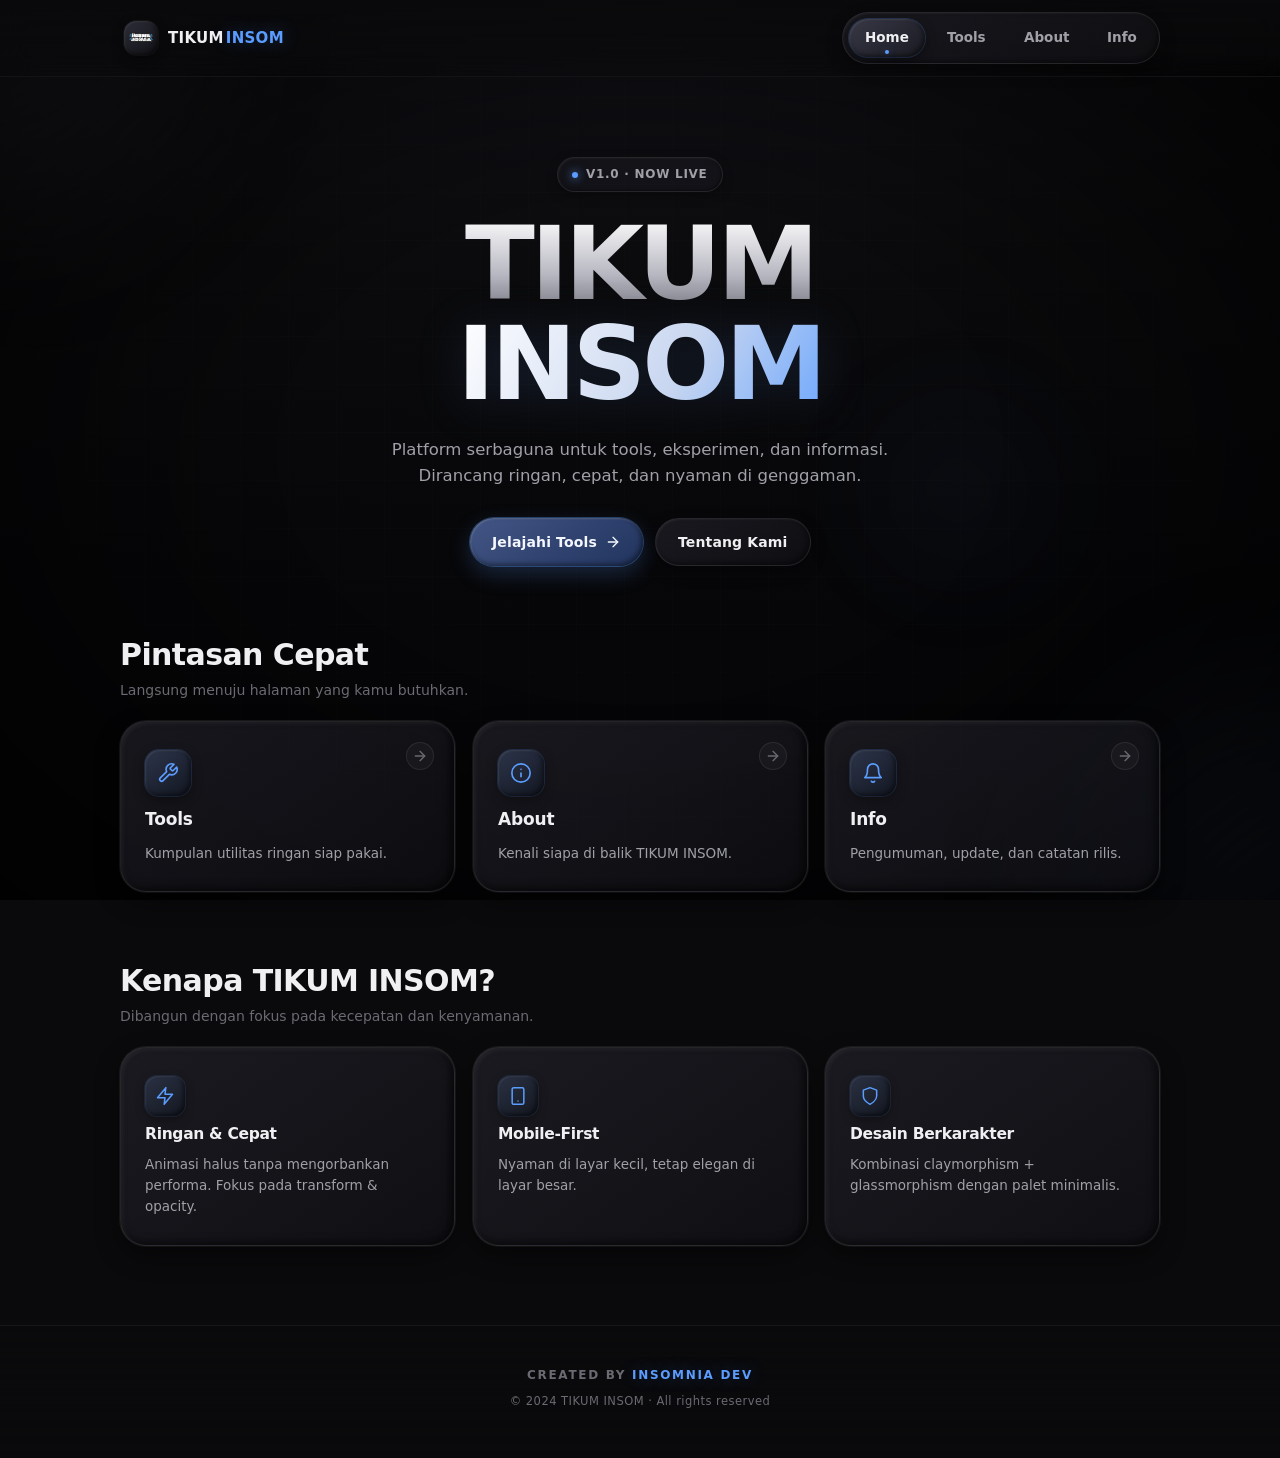
<file: index.html>
<!DOCTYPE html>
<html lang="id">
<head>
  <meta charset="UTF-8" />
  <meta name="viewport" content="width=device-width, initial-scale=1.0" />
  <meta name="theme-color" content="#0a0a0c" />
  <title>TIKUM INSOM</title>
  <meta http-equiv="refresh" content="0; url=home/" />
  <script>window.location.replace('home/');</script>
</head>
<body style="background:#0a0a0c;color:#f0f0f2;font-family:system-ui;display:grid;place-items:center;height:100vh;margin:0">
  <p>Mengalihkan... <a href="home/" style="color:#5b9dff">Klik jika tidak otomatis</a></p>
</body>
</html>
</file>
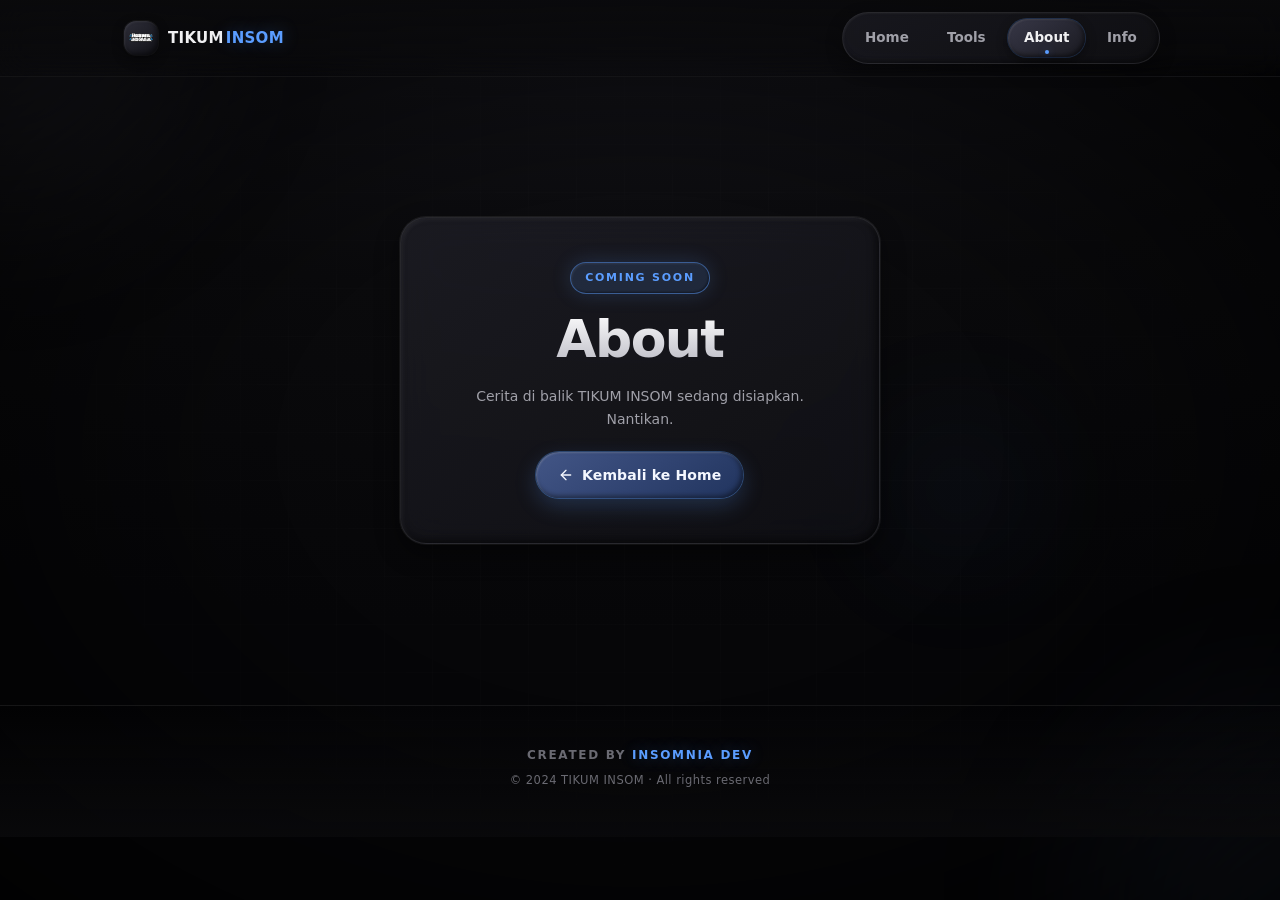
<file: about/index.html>
<!DOCTYPE html>
<html lang="id">
<head>
  <meta charset="UTF-8" />
  <meta name="viewport" content="width=device-width, initial-scale=1.0, viewport-fit=cover" />
  <meta name="theme-color" content="#0a0a0c" />
  <title>About · TIKUM INSOM</title>
  <link rel="preload" as="image" href="../assets/img/logo.png" />
  <link rel="stylesheet" href="../assets/css/style.css" />
</head>
<body class="page-soon">

  <div class="bg-canvas" aria-hidden="true">
    <div class="blob blob-1"></div>
    <div class="blob blob-2"></div>
    <div class="blob blob-3"></div>
    <div class="grid-overlay"></div>
    <div class="vignette"></div>
  </div>

  <header class="site-header">
    <div class="header-inner">
      <a href="../home/" class="brand" aria-label="TIKUM INSOM - Home">
        <span class="brand-mark">
          <img src="../assets/img/logo.png" alt="TIKUM INSOM" width="34" height="34" />
        </span>
        <span class="brand-text">TIKUM<span class="brand-accent">INSOM</span></span>
      </a>
      <nav class="desktop-nav" aria-label="Navigasi utama">
        <a href="../home/"  class="nav-pill">Home</a>
        <a href="../tools/" class="nav-pill">Tools</a>
        <a href="../about/" class="nav-pill is-active">About</a>
        <a href="../info/"  class="nav-pill">Info</a>
      </nav>
    </div>
  </header>

  <main class="page-main soon-main">
    <section class="soon-card clay-glass" data-anim="hero">
      <span class="soon-badge">COMING SOON</span>
      <h1 class="soon-title">About</h1>
      <p class="soon-desc">Cerita di balik TIKUM INSOM sedang disiapkan. Nantikan.</p>
      <a href="../home/" class="btn btn-primary">
        <svg class="btn-icon" viewBox="0 0 24 24" width="16" height="16" fill="none" stroke="currentColor" stroke-width="2" stroke-linecap="round" stroke-linejoin="round"><line x1="19" y1="12" x2="5" y2="12" /><polyline points="12 19 5 12 12 5" /></svg>
        <span>Kembali ke Home</span>
      </a>
    </section>
  </main>

  <footer class="site-footer">
    <p class="footer-credit">CREATED BY <span class="footer-accent">INSOMNIA DEV</span></p>
    <p class="footer-copy">© 2024 TIKUM INSOM · All rights reserved</p>
  </footer>

  <nav class="bottom-nav" aria-label="Navigasi bawah">
    <a href="../home/"  class="bottom-nav-item"><svg viewBox="0 0 24 24" width="20" height="20" fill="none" stroke="currentColor" stroke-width="1.8" stroke-linecap="round" stroke-linejoin="round"><path d="M3 9l9-7 9 7v11a2 2 0 0 1-2 2H5a2 2 0 0 1-2-2z"/><polyline points="9 22 9 12 15 12 15 22"/></svg><span>Home</span></a>
    <a href="../tools/" class="bottom-nav-item"><svg viewBox="0 0 24 24" width="20" height="20" fill="none" stroke="currentColor" stroke-width="1.8" stroke-linecap="round" stroke-linejoin="round"><path d="M14.7 6.3a1 1 0 0 0 0 1.4l1.6 1.6a1 1 0 0 0 1.4 0l3.77-3.77a6 6 0 0 1-7.94 7.94l-6.91 6.91a2.12 2.12 0 0 1-3-3l6.91-6.91a6 6 0 0 1 7.94-7.94l-3.76 3.76z"/></svg><span>Tools</span></a>
    <a href="../about/" class="bottom-nav-item is-active"><svg viewBox="0 0 24 24" width="20" height="20" fill="none" stroke="currentColor" stroke-width="1.8" stroke-linecap="round" stroke-linejoin="round"><circle cx="12" cy="12" r="10"/><line x1="12" y1="16" x2="12" y2="12"/><line x1="12" y1="8" x2="12.01" y2="8"/></svg><span>About</span></a>
    <a href="../info/"  class="bottom-nav-item"><svg viewBox="0 0 24 24" width="20" height="20" fill="none" stroke="currentColor" stroke-width="1.8" stroke-linecap="round" stroke-linejoin="round"><path d="M18 8A6 6 0 0 0 6 8c0 7-3 9-3 9h18s-3-2-3-9"/><path d="M13.73 21a2 2 0 0 1-3.46 0"/></svg><span>Info</span></a>
  </nav>

  <script src="../assets/js/main.js" defer></script>
</body>
</html>
</file>
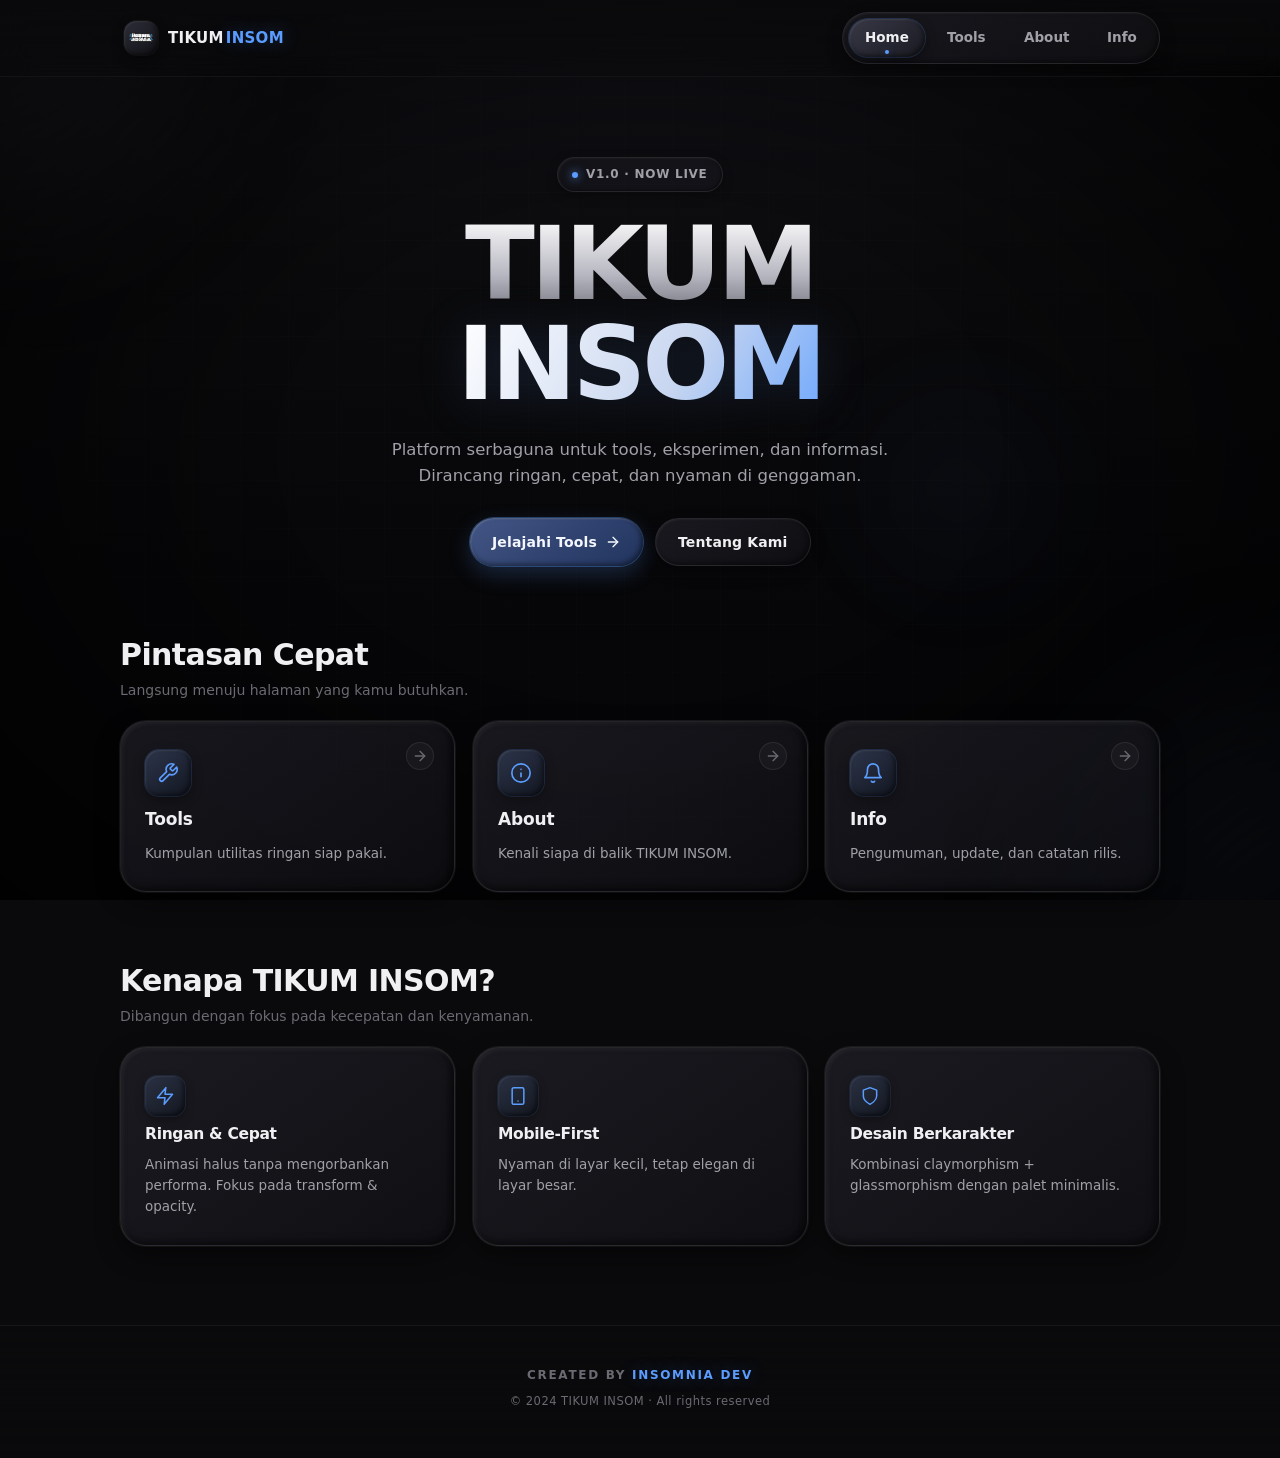
<file: home/index.html>
<!DOCTYPE html>
<html lang="id">
<head>
  <meta charset="UTF-8" />
  <meta name="viewport" content="width=device-width, initial-scale=1.0, viewport-fit=cover" />
  <meta name="theme-color" content="#0a0a0c" />
  <meta name="description" content="TIKUM INSOM — platform serbaguna untuk tools, eksperimen, dan informasi. Ringan, cepat, nyaman di genggaman." />
  <title>TIKUM INSOM</title>
  <link rel="preload" as="image" href="../assets/img/logo.png" />
  <link rel="stylesheet" href="../assets/css/style.css" />
</head>
<body class="page-home">

  <div class="bg-canvas" aria-hidden="true">
    <div class="blob blob-1"></div>
    <div class="blob blob-2"></div>
    <div class="blob blob-3"></div>
    <div class="grid-overlay"></div>
    <div class="vignette"></div>
  </div>

  <header class="site-header">
    <div class="header-inner">
      <a href="../home/" class="brand" aria-label="TIKUM INSOM - Home">
        <span class="brand-mark">
          <img src="../assets/img/logo.png" alt="TIKUM INSOM" width="34" height="34" />
        </span>
        <span class="brand-text">TIKUM<span class="brand-accent">INSOM</span></span>
      </a>

      <nav class="desktop-nav" aria-label="Navigasi utama">
        <a href="../home/"  class="nav-pill is-active">Home</a>
        <a href="../tools/" class="nav-pill">Tools</a>
        <a href="../about/" class="nav-pill">About</a>
        <a href="../info/"  class="nav-pill">Info</a>
      </nav>
    </div>
  </header>

  <main class="page-main">

    <section class="hero" data-anim="hero">
      <div class="hero-badge" data-anim="fade">
        <span class="badge-dot"></span>
        <span>v1.0 · Now Live</span>
      </div>

      <h1 class="hero-title" data-anim="title">
        <span class="title-line">TIKUM</span>
        <span class="title-line title-accent">INSOM</span>
      </h1>

      <p class="hero-sub" data-anim="fade">
        Platform serbaguna untuk tools, eksperimen, dan informasi.
        Dirancang ringan, cepat, dan nyaman di genggaman.
      </p>

      <div class="hero-actions" data-anim="fade">
        <a href="../tools/" class="btn btn-primary">
          <span>Jelajahi Tools</span>
          <svg class="btn-icon" viewBox="0 0 24 24" width="16" height="16"
               fill="none" stroke="currentColor" stroke-width="2"
               stroke-linecap="round" stroke-linejoin="round">
            <line x1="5" y1="12" x2="19" y2="12" />
            <polyline points="12 5 19 12 12 19" />
          </svg>
        </a>
        <a href="../about/" class="btn btn-ghost">
          <span>Tentang Kami</span>
        </a>
      </div>
    </section>

    <section class="shortcuts" aria-labelledby="shortcuts-title">
      <div class="section-head" data-anim="fade">
        <h2 id="shortcuts-title" class="section-title">Pintasan Cepat</h2>
        <p class="section-sub">Langsung menuju halaman yang kamu butuhkan.</p>
      </div>

      <div class="shortcut-grid" data-anim="stagger">
        <a href="../tools/" class="shortcut-card clay-glass">
          <span class="shortcut-icon">
            <svg viewBox="0 0 24 24" width="22" height="22" fill="none" stroke="currentColor" stroke-width="1.8" stroke-linecap="round" stroke-linejoin="round">
              <path d="M14.7 6.3a1 1 0 0 0 0 1.4l1.6 1.6a1 1 0 0 0 1.4 0l3.77-3.77a6 6 0 0 1-7.94 7.94l-6.91 6.91a2.12 2.12 0 0 1-3-3l6.91-6.91a6 6 0 0 1 7.94-7.94l-3.76 3.76z"/>
            </svg>
          </span>
          <span class="shortcut-title">Tools</span>
          <span class="shortcut-desc">Kumpulan utilitas ringan siap pakai.</span>
          <span class="shortcut-arrow" aria-hidden="true">
            <svg viewBox="0 0 24 24" width="16" height="16" fill="none" stroke="currentColor" stroke-width="2" stroke-linecap="round" stroke-linejoin="round">
              <line x1="5" y1="12" x2="19" y2="12" />
              <polyline points="12 5 19 12 12 19" />
            </svg>
          </span>
        </a>

        <a href="../about/" class="shortcut-card clay-glass">
          <span class="shortcut-icon">
            <svg viewBox="0 0 24 24" width="22" height="22" fill="none" stroke="currentColor" stroke-width="1.8" stroke-linecap="round" stroke-linejoin="round">
              <circle cx="12" cy="12" r="10"/>
              <line x1="12" y1="16" x2="12" y2="12"/>
              <line x1="12" y1="8" x2="12.01" y2="8"/>
            </svg>
          </span>
          <span class="shortcut-title">About</span>
          <span class="shortcut-desc">Kenali siapa di balik TIKUM INSOM.</span>
          <span class="shortcut-arrow" aria-hidden="true">
            <svg viewBox="0 0 24 24" width="16" height="16" fill="none" stroke="currentColor" stroke-width="2" stroke-linecap="round" stroke-linejoin="round">
              <line x1="5" y1="12" x2="19" y2="12" />
              <polyline points="12 5 19 12 12 19" />
            </svg>
          </span>
        </a>

        <a href="../info/" class="shortcut-card clay-glass">
          <span class="shortcut-icon">
            <svg viewBox="0 0 24 24" width="22" height="22" fill="none" stroke="currentColor" stroke-width="1.8" stroke-linecap="round" stroke-linejoin="round">
              <path d="M18 8A6 6 0 0 0 6 8c0 7-3 9-3 9h18s-3-2-3-9"/>
              <path d="M13.73 21a2 2 0 0 1-3.46 0"/>
            </svg>
          </span>
          <span class="shortcut-title">Info</span>
          <span class="shortcut-desc">Pengumuman, update, dan catatan rilis.</span>
          <span class="shortcut-arrow" aria-hidden="true">
            <svg viewBox="0 0 24 24" width="16" height="16" fill="none" stroke="currentColor" stroke-width="2" stroke-linecap="round" stroke-linejoin="round">
              <line x1="5" y1="12" x2="19" y2="12" />
              <polyline points="12 5 19 12 12 19" />
            </svg>
          </span>
        </a>
      </div>
    </section>

    <section class="features" aria-labelledby="features-title">
      <div class="section-head" data-anim="fade">
        <h2 id="features-title" class="section-title">Kenapa TIKUM INSOM?</h2>
        <p class="section-sub">Dibangun dengan fokus pada kecepatan dan kenyamanan.</p>
      </div>

      <div class="feature-grid" data-anim="stagger">
        <article class="feature-card clay-glass">
          <div class="feature-icon">
            <svg viewBox="0 0 24 24" width="20" height="20" fill="none" stroke="currentColor" stroke-width="1.8" stroke-linecap="round" stroke-linejoin="round">
              <polyline points="13 2 3 14 12 14 11 22 21 10 12 10 13 2"/>
            </svg>
          </div>
          <h3 class="feature-title">Ringan &amp; Cepat</h3>
          <p class="feature-desc">Animasi halus tanpa mengorbankan performa. Fokus pada transform &amp; opacity.</p>
        </article>

        <article class="feature-card clay-glass">
          <div class="feature-icon">
            <svg viewBox="0 0 24 24" width="20" height="20" fill="none" stroke="currentColor" stroke-width="1.8" stroke-linecap="round" stroke-linejoin="round">
              <rect x="5" y="2" width="14" height="20" rx="2"/>
              <line x1="12" y1="18" x2="12.01" y2="18"/>
            </svg>
          </div>
          <h3 class="feature-title">Mobile-First</h3>
          <p class="feature-desc">Nyaman di layar kecil, tetap elegan di layar besar.</p>
        </article>

        <article class="feature-card clay-glass">
          <div class="feature-icon">
            <svg viewBox="0 0 24 24" width="20" height="20" fill="none" stroke="currentColor" stroke-width="1.8" stroke-linecap="round" stroke-linejoin="round">
              <path d="M12 22s8-4 8-10V5l-8-3-8 3v7c0 6 8 10 8 10z"/>
            </svg>
          </div>
          <h3 class="feature-title">Desain Berkarakter</h3>
          <p class="feature-desc">Kombinasi claymorphism + glassmorphism dengan palet minimalis.</p>
        </article>
      </div>
    </section>

  </main>

  <footer class="site-footer">
    <p class="footer-credit">CREATED BY <span class="footer-accent">INSOMNIA DEV</span></p>
    <p class="footer-copy">© 2024 TIKUM INSOM · All rights reserved</p>
  </footer>

  <nav class="bottom-nav" aria-label="Navigasi bawah">
    <a href="../home/" class="bottom-nav-item is-active">
      <svg viewBox="0 0 24 24" width="20" height="20" fill="none" stroke="currentColor" stroke-width="1.8" stroke-linecap="round" stroke-linejoin="round"><path d="M3 9l9-7 9 7v11a2 2 0 0 1-2 2H5a2 2 0 0 1-2-2z"/><polyline points="9 22 9 12 15 12 15 22"/></svg>
      <span>Home</span>
    </a>
    <a href="../tools/" class="bottom-nav-item">
      <svg viewBox="0 0 24 24" width="20" height="20" fill="none" stroke="currentColor" stroke-width="1.8" stroke-linecap="round" stroke-linejoin="round"><path d="M14.7 6.3a1 1 0 0 0 0 1.4l1.6 1.6a1 1 0 0 0 1.4 0l3.77-3.77a6 6 0 0 1-7.94 7.94l-6.91 6.91a2.12 2.12 0 0 1-3-3l6.91-6.91a6 6 0 0 1 7.94-7.94l-3.76 3.76z"/></svg>
      <span>Tools</span>
    </a>
    <a href="../about/" class="bottom-nav-item">
      <svg viewBox="0 0 24 24" width="20" height="20" fill="none" stroke="currentColor" stroke-width="1.8" stroke-linecap="round" stroke-linejoin="round"><circle cx="12" cy="12" r="10"/><line x1="12" y1="16" x2="12" y2="12"/><line x1="12" y1="8" x2="12.01" y2="8"/></svg>
      <span>About</span>
    </a>
    <a href="../info/" class="bottom-nav-item">
      <svg viewBox="0 0 24 24" width="20" height="20" fill="none" stroke="currentColor" stroke-width="1.8" stroke-linecap="round" stroke-linejoin="round"><path d="M18 8A6 6 0 0 0 6 8c0 7-3 9-3 9h18s-3-2-3-9"/><path d="M13.73 21a2 2 0 0 1-3.46 0"/></svg>
      <span>Info</span>
    </a>
  </nav>

  <script src="../assets/js/main.js" defer></script>
</body>
</html>
</file>
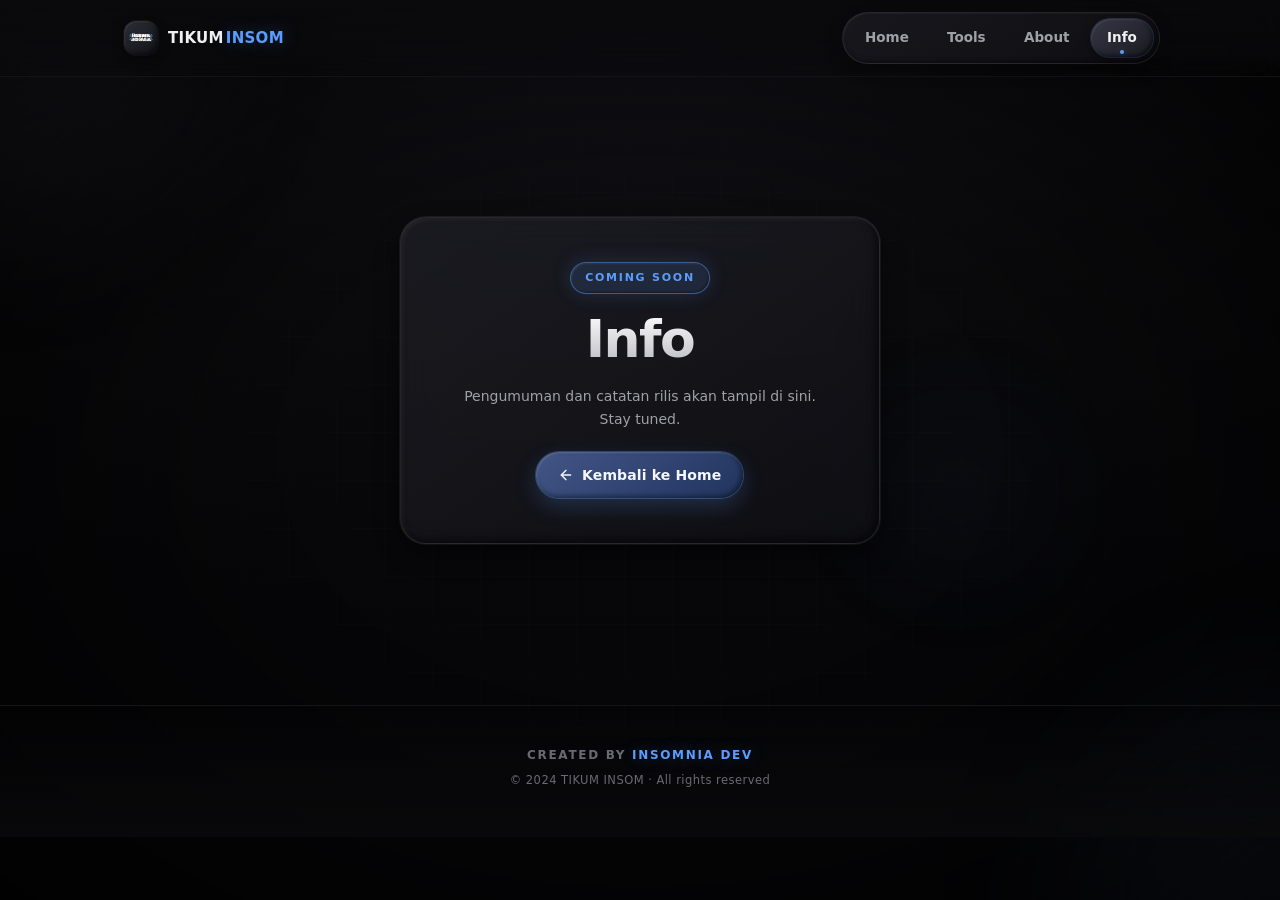
<file: info/index.html>
<!DOCTYPE html>
<html lang="id">
<head>
  <meta charset="UTF-8" />
  <meta name="viewport" content="width=device-width, initial-scale=1.0, viewport-fit=cover" />
  <meta name="theme-color" content="#0a0a0c" />
  <title>Info · TIKUM INSOM</title>
  <link rel="preload" as="image" href="../assets/img/logo.png" />
  <link rel="stylesheet" href="../assets/css/style.css" />
</head>
<body class="page-soon">

  <div class="bg-canvas" aria-hidden="true">
    <div class="blob blob-1"></div>
    <div class="blob blob-2"></div>
    <div class="blob blob-3"></div>
    <div class="grid-overlay"></div>
    <div class="vignette"></div>
  </div>

  <header class="site-header">
    <div class="header-inner">
      <a href="../home/" class="brand" aria-label="TIKUM INSOM - Home">
        <span class="brand-mark">
          <img src="../assets/img/logo.png" alt="TIKUM INSOM" width="34" height="34" />
        </span>
        <span class="brand-text">TIKUM<span class="brand-accent">INSOM</span></span>
      </a>
      <nav class="desktop-nav" aria-label="Navigasi utama">
        <a href="../home/"  class="nav-pill">Home</a>
        <a href="../tools/" class="nav-pill">Tools</a>
        <a href="../about/" class="nav-pill">About</a>
        <a href="../info/"  class="nav-pill is-active">Info</a>
      </nav>
    </div>
  </header>

  <main class="page-main soon-main">
    <section class="soon-card clay-glass" data-anim="hero">
      <span class="soon-badge">COMING SOON</span>
      <h1 class="soon-title">Info</h1>
      <p class="soon-desc">Pengumuman dan catatan rilis akan tampil di sini. Stay tuned.</p>
      <a href="../home/" class="btn btn-primary">
        <svg class="btn-icon" viewBox="0 0 24 24" width="16" height="16" fill="none" stroke="currentColor" stroke-width="2" stroke-linecap="round" stroke-linejoin="round"><line x1="19" y1="12" x2="5" y2="12" /><polyline points="12 19 5 12 12 5" /></svg>
        <span>Kembali ke Home</span>
      </a>
    </section>
  </main>

  <footer class="site-footer">
    <p class="footer-credit">CREATED BY <span class="footer-accent">INSOMNIA DEV</span></p>
    <p class="footer-copy">© 2024 TIKUM INSOM · All rights reserved</p>
  </footer>

  <nav class="bottom-nav" aria-label="Navigasi bawah">
    <a href="../home/"  class="bottom-nav-item"><svg viewBox="0 0 24 24" width="20" height="20" fill="none" stroke="currentColor" stroke-width="1.8" stroke-linecap="round" stroke-linejoin="round"><path d="M3 9l9-7 9 7v11a2 2 0 0 1-2 2H5a2 2 0 0 1-2-2z"/><polyline points="9 22 9 12 15 12 15 22"/></svg><span>Home</span></a>
    <a href="../tools/" class="bottom-nav-item"><svg viewBox="0 0 24 24" width="20" height="20" fill="none" stroke="currentColor" stroke-width="1.8" stroke-linecap="round" stroke-linejoin="round"><path d="M14.7 6.3a1 1 0 0 0 0 1.4l1.6 1.6a1 1 0 0 0 1.4 0l3.77-3.77a6 6 0 0 1-7.94 7.94l-6.91 6.91a2.12 2.12 0 0 1-3-3l6.91-6.91a6 6 0 0 1 7.94-7.94l-3.76 3.76z"/></svg><span>Tools</span></a>
    <a href="../about/" class="bottom-nav-item"><svg viewBox="0 0 24 24" width="20" height="20" fill="none" stroke="currentColor" stroke-width="1.8" stroke-linecap="round" stroke-linejoin="round"><circle cx="12" cy="12" r="10"/><line x1="12" y1="16" x2="12" y2="12"/><line x1="12" y1="8" x2="12.01" y2="8"/></svg><span>About</span></a>
    <a href="../info/"  class="bottom-nav-item is-active"><svg viewBox="0 0 24 24" width="20" height="20" fill="none" stroke="currentColor" stroke-width="1.8" stroke-linecap="round" stroke-linejoin="round"><path d="M18 8A6 6 0 0 0 6 8c0 7-3 9-3 9h18s-3-2-3-9"/><path d="M13.73 21a2 2 0 0 1-3.46 0"/></svg><span>Info</span></a>
  </nav>

  <script src="../assets/js/main.js" defer></script>
</body>
</html>
</file>
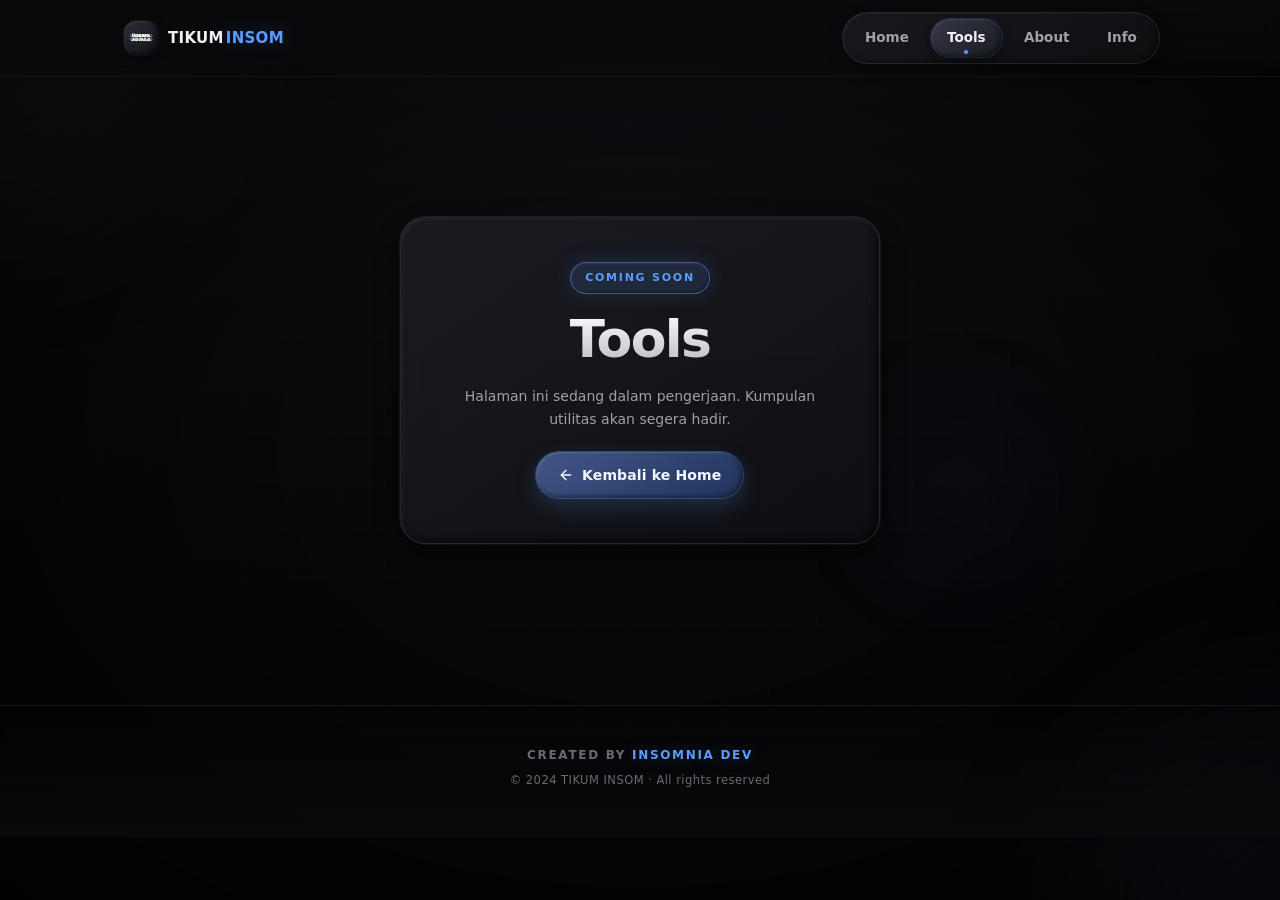
<file: tools/index.html>
<!DOCTYPE html>
<html lang="id">
<head>
  <meta charset="UTF-8" />
  <meta name="viewport" content="width=device-width, initial-scale=1.0, viewport-fit=cover" />
  <meta name="theme-color" content="#0a0a0c" />
  <title>Tools · TIKUM INSOM</title>
  <link rel="preload" as="image" href="../assets/img/logo.png" />
  <link rel="stylesheet" href="../assets/css/style.css" />
</head>
<body class="page-soon">

  <div class="bg-canvas" aria-hidden="true">
    <div class="blob blob-1"></div>
    <div class="blob blob-2"></div>
    <div class="blob blob-3"></div>
    <div class="grid-overlay"></div>
    <div class="vignette"></div>
  </div>

  <header class="site-header">
    <div class="header-inner">
      <a href="../home/" class="brand" aria-label="TIKUM INSOM - Home">
        <span class="brand-mark">
          <img src="../assets/img/logo.png" alt="TIKUM INSOM" width="34" height="34" />
        </span>
        <span class="brand-text">TIKUM<span class="brand-accent">INSOM</span></span>
      </a>
      <nav class="desktop-nav" aria-label="Navigasi utama">
        <a href="../home/"  class="nav-pill">Home</a>
        <a href="../tools/" class="nav-pill is-active">Tools</a>
        <a href="../about/" class="nav-pill">About</a>
        <a href="../info/"  class="nav-pill">Info</a>
      </nav>
    </div>
  </header>

  <main class="page-main soon-main">
    <section class="soon-card clay-glass" data-anim="hero">
      <span class="soon-badge">COMING SOON</span>
      <h1 class="soon-title">Tools</h1>
      <p class="soon-desc">Halaman ini sedang dalam pengerjaan. Kumpulan utilitas akan segera hadir.</p>
      <a href="../home/" class="btn btn-primary">
        <svg class="btn-icon" viewBox="0 0 24 24" width="16" height="16" fill="none" stroke="currentColor" stroke-width="2" stroke-linecap="round" stroke-linejoin="round"><line x1="19" y1="12" x2="5" y2="12" /><polyline points="12 19 5 12 12 5" /></svg>
        <span>Kembali ke Home</span>
      </a>
    </section>
  </main>

  <footer class="site-footer">
    <p class="footer-credit">CREATED BY <span class="footer-accent">INSOMNIA DEV</span></p>
    <p class="footer-copy">© 2024 TIKUM INSOM · All rights reserved</p>
  </footer>

  <nav class="bottom-nav" aria-label="Navigasi bawah">
    <a href="../home/"  class="bottom-nav-item"><svg viewBox="0 0 24 24" width="20" height="20" fill="none" stroke="currentColor" stroke-width="1.8" stroke-linecap="round" stroke-linejoin="round"><path d="M3 9l9-7 9 7v11a2 2 0 0 1-2 2H5a2 2 0 0 1-2-2z"/><polyline points="9 22 9 12 15 12 15 22"/></svg><span>Home</span></a>
    <a href="../tools/" class="bottom-nav-item is-active"><svg viewBox="0 0 24 24" width="20" height="20" fill="none" stroke="currentColor" stroke-width="1.8" stroke-linecap="round" stroke-linejoin="round"><path d="M14.7 6.3a1 1 0 0 0 0 1.4l1.6 1.6a1 1 0 0 0 1.4 0l3.77-3.77a6 6 0 0 1-7.94 7.94l-6.91 6.91a2.12 2.12 0 0 1-3-3l6.91-6.91a6 6 0 0 1 7.94-7.94l-3.76 3.76z"/></svg><span>Tools</span></a>
    <a href="../about/" class="bottom-nav-item"><svg viewBox="0 0 24 24" width="20" height="20" fill="none" stroke="currentColor" stroke-width="1.8" stroke-linecap="round" stroke-linejoin="round"><circle cx="12" cy="12" r="10"/><line x1="12" y1="16" x2="12" y2="12"/><line x1="12" y1="8" x2="12.01" y2="8"/></svg><span>About</span></a>
    <a href="../info/"  class="bottom-nav-item"><svg viewBox="0 0 24 24" width="20" height="20" fill="none" stroke="currentColor" stroke-width="1.8" stroke-linecap="round" stroke-linejoin="round"><path d="M18 8A6 6 0 0 0 6 8c0 7-3 9-3 9h18s-3-2-3-9"/><path d="M13.73 21a2 2 0 0 1-3.46 0"/></svg><span>Info</span></a>
  </nav>

  <script src="../assets/js/main.js" defer></script>
</body>
</html>
</file>
<file: assets/css/style.css>
/* ============================================================
   TIKUM INSOM — Main Stylesheet
   Theme: Claymorphism + Glassmorphism
   Palette: Black / Gray / White + subtle blue accent
   Author: InsomniaDev
   ============================================================ */

/* ---------------- 1. RESET ---------------- */
*,
*::before,
*::after {
  box-sizing: border-box;
  margin: 0;
  padding: 0;
}

html {
  -webkit-text-size-adjust: 100%;
  text-size-adjust: 100%;
  scroll-behavior: smooth;
  -webkit-tap-highlight-color: transparent;
}

html, body {
  height: 100%;
}

body {
  min-height: 100dvh;
  font-family: ui-sans-serif, system-ui, -apple-system, "Segoe UI", Roboto,
    "Helvetica Neue", Arial, sans-serif;
  font-size: 15px;
  line-height: 1.6;
  color: var(--text-primary);
  background: var(--bg-primary);
  overflow-x: hidden;
  position: relative;
  padding-bottom: env(safe-area-inset-bottom);
  -webkit-font-smoothing: antialiased;
  -moz-osx-font-smoothing: grayscale;
  text-rendering: optimizeLegibility;
}

img, svg { display: block; max-width: 100%; }
a { color: inherit; text-decoration: none; }
button {
  font: inherit;
  color: inherit;
  background: none;
  border: 0;
  cursor: pointer;
}
ul, ol { list-style: none; }

::selection {
  background: rgba(91, 157, 255, 0.35);
  color: #fff;
}

/* ---------------- 2. VARIABLES ---------------- */
:root {
  /* Base colors */
  --bg-primary: #0a0a0c;
  --bg-secondary: #101014;
  --bg-tertiary: #16161c;

  /* Text */
  --text-primary: #f0f0f2;
  --text-secondary: #a0a0a8;
  --text-muted: #6a6a72;

  /* Glass layers */
  --glass-bg: rgba(24, 24, 30, 0.55);
  --glass-bg-strong: rgba(28, 28, 36, 0.72);
  --glass-border: rgba(255, 255, 255, 0.08);
  --glass-border-strong: rgba(255, 255, 255, 0.12);

  /* Clay (neo-morphism for 3D feel) */
  --clay-light: rgba(255, 255, 255, 0.055);
  --clay-dark: rgba(0, 0, 0, 0.55);

  /* Accent (very subtle blue) */
  --accent: #5b9dff;
  --accent-soft: rgba(91, 157, 255, 0.14);
  --accent-glow: rgba(91, 157, 255, 0.32);
  --accent-line: rgba(91, 157, 255, 0.45);

  /* Radii */
  --r-sm: 12px;
  --r-md: 18px;
  --r-lg: 26px;
  --r-xl: 34px;
  --r-pill: 999px;

  /* Shadows */
  --shadow-clay:
    inset 2px 2px 4px var(--clay-light),
    inset -3px -3px 8px var(--clay-dark),
    0 10px 24px rgba(0, 0, 0, 0.45),
    0 0 0 1px var(--glass-border);
  --shadow-clay-lg:
    inset 3px 3px 6px rgba(255, 255, 255, 0.06),
    inset -5px -5px 14px rgba(0, 0, 0, 0.55),
    0 24px 48px rgba(0, 0, 0, 0.5),
    0 0 0 1px var(--glass-border);

  /* Motion */
  --ease-out: cubic-bezier(0.16, 1, 0.3, 1);
  --ease-soft: cubic-bezier(0.4, 0, 0.2, 1);
  --dur-fast: 180ms;
  --dur-med: 320ms;
  --dur-slow: 540ms;

  /* Layout */
  --header-h: 64px;
  --bottom-nav-h: 68px;
  --container-max: 1120px;
  --side-pad: 20px;
}

/* ---------------- 3. BASE ELEMENTS ---------------- */
h1, h2, h3, h4 {
  font-weight: 700;
  letter-spacing: -0.02em;
  line-height: 1.15;
}

p {
  color: var(--text-secondary);
}

:focus-visible {
  outline: 2px solid var(--accent);
  outline-offset: 3px;
  border-radius: 6px;
}

/* ---------------- 4. ANIMATED BACKGROUND ---------------- */
.bg-canvas {
  position: fixed;
  inset: 0;
  z-index: -1;
  overflow: hidden;
  pointer-events: none;
  background:
    radial-gradient(120% 80% at 50% -10%, #14141a 0%, #0a0a0c 55%, #060608 100%);
  contain: strict;
}

.blob {
  position: absolute;
  border-radius: 50%;
  filter: blur(60px);
  opacity: 0.55;
  will-change: transform;
  transform: translate3d(0, 0, 0);
}

.blob-1 {
  width: 380px;
  height: 380px;
  top: -100px;
  left: -120px;
  background: radial-gradient(circle at 30% 30%, #3a3a46 0%, transparent 70%);
  animation: floatA 18s var(--ease-soft) infinite alternate;
}

.blob-2 {
  width: 420px;
  height: 420px;
  bottom: -140px;
  right: -140px;
  background: radial-gradient(circle at 70% 70%, #2e3a52 0%, transparent 70%);
  animation: floatB 22s var(--ease-soft) infinite alternate;
  opacity: 0.45;
}

.blob-3 {
  width: 260px;
  height: 260px;
  top: 40%;
  right: 15%;
  background: radial-gradient(circle, rgba(91, 157, 255, 0.18) 0%, transparent 70%);
  animation: floatC 26s var(--ease-soft) infinite alternate;
  opacity: 0.35;
}

.grid-overlay {
  position: absolute;
  inset: 0;
  background-image:
    linear-gradient(rgba(255, 255, 255, 0.02) 1px, transparent 1px),
    linear-gradient(90deg, rgba(255, 255, 255, 0.02) 1px, transparent 1px);
  background-size: 48px 48px;
  mask-image: radial-gradient(ellipse at center, #000 30%, transparent 75%);
  -webkit-mask-image: radial-gradient(ellipse at center, #000 30%, transparent 75%);
  opacity: 0.6;
}

.vignette {
  position: absolute;
  inset: 0;
  background: radial-gradient(ellipse at center, transparent 40%, rgba(0, 0, 0, 0.7) 100%);
}

@keyframes floatA {
  0%   { transform: translate3d(0, 0, 0) scale(1); }
  100% { transform: translate3d(60px, 40px, 0) scale(1.08); }
}
@keyframes floatB {
  0%   { transform: translate3d(0, 0, 0) scale(1); }
  100% { transform: translate3d(-70px, -50px, 0) scale(1.05); }
}
@keyframes floatC {
  0%   { transform: translate3d(0, 0, 0) scale(1); }
  50%  { transform: translate3d(-30px, 50px, 0) scale(1.12); }
  100% { transform: translate3d(30px, -30px, 0) scale(1); }
}

/* ---------------- 5. CLAY+GLASS CARD BASE ---------------- */
.clay-glass {
  background:
    linear-gradient(145deg,
      rgba(40, 40, 50, 0.55) 0%,
      rgba(20, 20, 26, 0.55) 100%);
  backdrop-filter: blur(18px) saturate(120%);
  -webkit-backdrop-filter: blur(18px) saturate(120%);
  border: 1px solid var(--glass-border);
  box-shadow: var(--shadow-clay);
  border-radius: var(--r-lg);
  transition:
    transform var(--dur-med) var(--ease-out),
    box-shadow var(--dur-med) var(--ease-out),
    border-color var(--dur-med) var(--ease-out);
  will-change: transform;
}

/* ---------------- 6. HEADER ---------------- */
.site-header {
  position: sticky;
  top: 0;
  z-index: 40;
  width: 100%;
  padding-top: env(safe-area-inset-top);
  background: linear-gradient(180deg,
    rgba(10, 10, 12, 0.85) 0%,
    rgba(10, 10, 12, 0.55) 70%,
    transparent 100%);
  backdrop-filter: blur(14px);
  -webkit-backdrop-filter: blur(14px);
  border-bottom: 1px solid rgba(255, 255, 255, 0.04);
}

.header-inner {
  max-width: var(--container-max);
  margin: 0 auto;
  padding: 12px var(--side-pad);
  display: flex;
  align-items: center;
  justify-content: space-between;
  gap: 16px;
}

.brand {
  display: inline-flex;
  align-items: center;
  gap: 10px;
  padding: 6px 4px;
  transition: transform var(--dur-fast) var(--ease-out);
  will-change: transform;
}

.brand:hover { transform: translateY(-1px); }
.brand:active { transform: scale(0.98); }

.brand-mark {
  display: grid;
  place-items: center;
  width: 34px;
  height: 34px;
  border-radius: 12px;
  color: var(--accent);
  background:
    linear-gradient(145deg, rgba(50, 50, 62, 0.9), rgba(20, 20, 26, 0.9));
  box-shadow:
    inset 1px 1px 2px rgba(255, 255, 255, 0.08),
    inset -2px -2px 5px rgba(0, 0, 0, 0.5),
    0 4px 12px rgba(0, 0, 0, 0.4),
    0 0 0 1px rgba(255, 255, 255, 0.05);
  padding: 4px;
  overflow: hidden;
}

.brand-mark img {
  width: 100%;
  height: 100%;
  object-fit: contain;
  display: block;
  border-radius: 8px;
}

.brand-text {
  font-weight: 800;
  letter-spacing: 0.02em;
  font-size: 15px;
  color: var(--text-primary);
}

.brand-accent {
  color: var(--accent);
  margin-left: 2px;
  text-shadow: 0 0 18px var(--accent-glow);
}

/* ---------------- 7. DESKTOP NAV ---------------- */
.desktop-nav {
  display: none;
  align-items: center;
  gap: 6px;
  padding: 6px;
  border-radius: var(--r-pill);
  background:
    linear-gradient(145deg, rgba(30, 30, 38, 0.7), rgba(18, 18, 22, 0.7));
  backdrop-filter: blur(16px);
  -webkit-backdrop-filter: blur(16px);
  border: 1px solid var(--glass-border);
  box-shadow:
    inset 1px 1px 2px rgba(255, 255, 255, 0.05),
    inset -2px -2px 4px rgba(0, 0, 0, 0.4),
    0 6px 16px rgba(0, 0, 0, 0.35);
}

.nav-pill {
  position: relative;
  padding: 8px 16px;
  border-radius: var(--r-pill);
  font-size: 13.5px;
  font-weight: 600;
  color: var(--text-secondary);
  transition:
    color var(--dur-fast) var(--ease-out),
    background var(--dur-fast) var(--ease-out),
    transform var(--dur-fast) var(--ease-out);
  will-change: transform;
}

.nav-pill:hover {
  color: var(--text-primary);
  transform: translateY(-1px);
}

.nav-pill.is-active {
  color: var(--text-primary);
  background:
    linear-gradient(145deg, rgba(60, 60, 76, 0.9), rgba(28, 28, 36, 0.9));
  box-shadow:
    inset 1px 1px 2px rgba(255, 255, 255, 0.1),
    inset -2px -2px 4px rgba(0, 0, 0, 0.5),
    0 4px 12px rgba(0, 0, 0, 0.4),
    0 0 0 1px rgba(91, 157, 255, 0.25);
}

.nav-pill.is-active::after {
  content: "";
  position: absolute;
  left: 50%;
  bottom: 3px;
  width: 4px;
  height: 4px;
  border-radius: 50%;
  background: var(--accent);
  transform: translateX(-50%);
  box-shadow: 0 0 8px var(--accent-glow);
}

/* ---------------- 8. PAGE MAIN ---------------- */
.page-main {
  max-width: var(--container-max);
  margin: 0 auto;
  padding: 24px var(--side-pad) 120px;
  display: flex;
  flex-direction: column;
  gap: 56px;
  position: relative;
  z-index: 1;
}

/* ---------------- 9. HERO ---------------- */
.hero {
  display: flex;
  flex-direction: column;
  align-items: center;
  text-align: center;
  gap: 18px;
  padding-top: 24px;
}

.hero-badge {
  display: inline-flex;
  align-items: center;
  gap: 8px;
  padding: 7px 14px;
  border-radius: var(--r-pill);
  font-size: 12px;
  font-weight: 600;
  letter-spacing: 0.06em;
  text-transform: uppercase;
  color: var(--text-secondary);
  background: rgba(24, 24, 30, 0.6);
  border: 1px solid var(--glass-border);
  backdrop-filter: blur(10px);
  -webkit-backdrop-filter: blur(10px);
  box-shadow:
    inset 1px 1px 2px rgba(255, 255, 255, 0.05),
    inset -1px -1px 3px rgba(0, 0, 0, 0.4),
    0 4px 12px rgba(0, 0, 0, 0.3);
}

.badge-dot {
  width: 6px;
  height: 6px;
  border-radius: 50%;
  background: var(--accent);
  box-shadow: 0 0 10px var(--accent);
  animation: pulse 2.4s ease-in-out infinite;
}

@keyframes pulse {
  0%, 100% { opacity: 1; transform: scale(1); }
  50%      { opacity: 0.55; transform: scale(0.8); }
}

.hero-title {
  font-size: clamp(42px, 14vw, 96px);
  line-height: 0.98;
  font-weight: 900;
  letter-spacing: -0.04em;
  display: flex;
  flex-direction: column;
  gap: 0;
  position: relative;
}

.title-line {
  display: block;
  background: linear-gradient(180deg, #ffffff 0%, #b8b8c2 60%, #767680 100%);
  -webkit-background-clip: text;
  background-clip: text;
  color: transparent;
  -webkit-text-fill-color: transparent;
}

.title-accent {
  background:
    linear-gradient(120deg, #ffffff 0%, #c8d6f0 30%, var(--accent) 55%, #c8d6f0 80%, #ffffff 100%);
  background-size: 200% 200%;
  -webkit-background-clip: text;
  background-clip: text;
  color: transparent;
  -webkit-text-fill-color: transparent;
  animation: shimmer 6s linear infinite;
  filter: drop-shadow(0 4px 24px rgba(91, 157, 255, 0.15));
}

@keyframes shimmer {
  0%   { background-position: 0% 50%; }
  100% { background-position: 200% 50%; }
}

.hero-sub {
  max-width: 480px;
  font-size: 15px;
  color: var(--text-secondary);
}

.hero-actions {
  display: flex;
  flex-wrap: wrap;
  justify-content: center;
  gap: 12px;
  margin-top: 6px;
}

/* ---------------- 10. BUTTONS ---------------- */
.btn {
  display: inline-flex;
  align-items: center;
  justify-content: center;
  gap: 8px;
  padding: 12px 22px;
  border-radius: var(--r-pill);
  font-size: 14px;
  font-weight: 600;
  letter-spacing: 0.01em;
  transition:
    transform var(--dur-fast) var(--ease-out),
    box-shadow var(--dur-fast) var(--ease-out),
    background var(--dur-fast) var(--ease-out);
  will-change: transform;
  position: relative;
  overflow: hidden;
}

.btn:active { transform: scale(0.97); }

.btn-primary {
  color: #f4f7ff;
  background:
    linear-gradient(145deg, rgba(70, 90, 140, 0.95), rgba(35, 55, 100, 0.95));
  box-shadow:
    inset 1px 1px 2px rgba(255, 255, 255, 0.18),
    inset -2px -2px 5px rgba(0, 0, 0, 0.45),
    0 8px 22px rgba(91, 157, 255, 0.22),
    0 0 0 1px rgba(91, 157, 255, 0.35);
}

.btn-primary:hover {
  transform: translateY(-2px);
  box-shadow:
    inset 1px 1px 2px rgba(255, 255, 255, 0.2),
    inset -2px -2px 5px rgba(0, 0, 0, 0.45),
    0 12px 28px rgba(91, 157, 255, 0.35),
    0 0 0 1px rgba(91, 157, 255, 0.5);
}

.btn-ghost {
  color: var(--text-primary);
  background:
    linear-gradient(145deg, rgba(40, 40, 50, 0.55), rgba(20, 20, 26, 0.55));
  backdrop-filter: blur(12px);
  -webkit-backdrop-filter: blur(12px);
  border: 1px solid var(--glass-border);
  box-shadow:
    inset 1px 1px 2px rgba(255, 255, 255, 0.06),
    inset -2px -2px 4px rgba(0, 0, 0, 0.4),
    0 6px 16px rgba(0, 0, 0, 0.3);
}

.btn-ghost:hover {
  transform: translateY(-2px);
  border-color: var(--glass-border-strong);
}

.btn-icon {
  flex-shrink: 0;
  transition: transform var(--dur-fast) var(--ease-out);
}

.btn:hover .btn-icon { transform: translateX(3px); }
.btn-primary:hover .btn-icon { transform: translateX(4px); }

/* ---------------- 11. SECTION HEADING ---------------- */
.section-head {
  display: flex;
  flex-direction: column;
  gap: 6px;
  margin-bottom: 20px;
}

.section-title {
  font-size: clamp(22px, 6vw, 30px);
  font-weight: 800;
  color: var(--text-primary);
  letter-spacing: -0.02em;
}

.section-sub {
  font-size: 14px;
  color: var(--text-muted);
}

/* ---------------- 12. SHORTCUTS ---------------- */
.shortcuts { position: relative; }

.shortcut-grid {
  display: grid;
  grid-template-columns: 1fr;
  gap: 14px;
}

.shortcut-card {
  position: relative;
  display: flex;
  flex-direction: column;
  gap: 10px;
  padding: 22px 20px;
  text-align: left;
  color: var(--text-primary);
  isolation: isolate;
  overflow: hidden;
  transition:
    transform var(--dur-med) var(--ease-out),
    box-shadow var(--dur-med) var(--ease-out),
    border-color var(--dur-med) var(--ease-out);
}

.shortcut-card::before {
  content: "";
  position: absolute;
  inset: 0;
  border-radius: inherit;
  background:
    radial-gradient(120% 100% at 0% 0%,
      rgba(91, 157, 255, 0.12) 0%, transparent 55%);
  opacity: 0;
  transition: opacity var(--dur-med) var(--ease-out);
  z-index: -1;
}

.shortcut-card:hover {
  transform: translateY(-4px);
  border-color: var(--glass-border-strong);
  box-shadow: var(--shadow-clay-lg);
}

.shortcut-card:hover::before { opacity: 1; }
.shortcut-card:active { transform: translateY(-1px) scale(0.99); }

.shortcut-icon {
  display: grid;
  place-items: center;
  width: 46px;
  height: 46px;
  border-radius: 14px;
  color: var(--accent);
  background:
    linear-gradient(145deg, rgba(48, 58, 82, 0.85), rgba(20, 24, 36, 0.85));
  box-shadow:
    inset 1px 1px 2px rgba(255, 255, 255, 0.1),
    inset -2px -2px 5px rgba(0, 0, 0, 0.5),
    0 4px 12px rgba(0, 0, 0, 0.35),
    0 0 0 1px rgba(91, 157, 255, 0.2);
  transition: transform var(--dur-med) var(--ease-out);
}

.shortcut-card:hover .shortcut-icon { transform: scale(1.06) rotate(-4deg); }

.shortcut-title {
  font-size: 17px;
  font-weight: 700;
  letter-spacing: -0.01em;
}

.shortcut-desc {
  font-size: 13.5px;
  color: var(--text-secondary);
  line-height: 1.5;
}

.shortcut-arrow {
  position: absolute;
  top: 20px;
  right: 20px;
  display: grid;
  place-items: center;
  width: 28px;
  height: 28px;
  border-radius: 50%;
  color: var(--text-muted);
  background: rgba(255, 255, 255, 0.03);
  border: 1px solid var(--glass-border);
  transition:
    transform var(--dur-fast) var(--ease-out),
    color var(--dur-fast) var(--ease-out),
    background var(--dur-fast) var(--ease-out);
}

.shortcut-card:hover .shortcut-arrow {
  transform: translateX(3px);
  color: var(--accent);
  background: var(--accent-soft);
}

/* ---------------- 13. FEATURES ---------------- */
.feature-grid {
  display: grid;
  grid-template-columns: 1fr;
  gap: 14px;
}

.feature-card {
  padding: 22px 20px;
  display: flex;
  flex-direction: column;
  gap: 10px;
  transition:
    transform var(--dur-med) var(--ease-out),
    box-shadow var(--dur-med) var(--ease-out),
    border-color var(--dur-med) var(--ease-out);
}

.feature-card:hover {
  transform: translateY(-3px);
  border-color: var(--glass-border-strong);
  box-shadow: var(--shadow-clay-lg);
}

.feature-icon {
  display: grid;
  place-items: center;
  width: 40px;
  height: 40px;
  border-radius: 12px;
  color: var(--accent);
  background:
    linear-gradient(145deg, rgba(46, 54, 74, 0.85), rgba(20, 24, 34, 0.85));
  box-shadow:
    inset 1px 1px 2px rgba(255, 255, 255, 0.08),
    inset -2px -2px 4px rgba(0, 0, 0, 0.5),
    0 3px 10px rgba(0, 0, 0, 0.35),
    0 0 0 1px rgba(91, 157, 255, 0.15);
}

.feature-title {
  font-size: 15.5px;
  font-weight: 700;
  color: var(--text-primary);
}

.feature-desc {
  font-size: 13.5px;
  color: var(--text-secondary);
  line-height: 1.55;
}

/* ---------------- 14. FOOTER ---------------- */
.site-footer {
  position: relative;
  z-index: 1;
  padding: 32px var(--side-pad) calc(96px + env(safe-area-inset-bottom));
  text-align: center;
  display: flex;
  flex-direction: column;
  gap: 6px;
  border-top: 1px solid rgba(255, 255, 255, 0.05);
  background: linear-gradient(0deg, rgba(10, 10, 12, 0.85), transparent);
}

.footer-credit {
  font-size: 12px;
  letter-spacing: 0.14em;
  color: var(--text-muted);
  font-weight: 600;
}

.footer-accent {
  color: var(--accent);
  text-shadow: 0 0 16px var(--accent-glow);
  font-weight: 700;
}

.footer-copy {
  font-size: 11.5px;
  color: var(--text-muted);
  letter-spacing: 0.04em;
}

/* ---------------- 15. BOTTOM NAV (MOBILE) ---------------- */
.bottom-nav {
  position: fixed;
  left: 50%;
  bottom: calc(14px + env(safe-area-inset-bottom));
  transform: translateX(-50%);
  z-index: 50;
  display: flex;
  align-items: center;
  justify-content: space-around;
  gap: 4px;
  width: calc(100% - 32px);
  max-width: 460px;
  height: var(--bottom-nav-h);
  padding: 8px;
  border-radius: var(--r-pill);
  background:
    linear-gradient(145deg, rgba(34, 34, 44, 0.72), rgba(16, 16, 22, 0.72));
  backdrop-filter: blur(20px) saturate(140%);
  -webkit-backdrop-filter: blur(20px) saturate(140%);
  border: 1px solid var(--glass-border-strong);
  box-shadow:
    inset 1px 1px 2px rgba(255, 255, 255, 0.06),
    inset -2px -2px 6px rgba(0, 0, 0, 0.55),
    0 16px 40px rgba(0, 0, 0, 0.55),
    0 0 0 1px rgba(255, 255, 255, 0.03);
  will-change: transform;
}

.bottom-nav-item {
  flex: 1;
  height: 100%;
  display: flex;
  flex-direction: column;
  align-items: center;
  justify-content: center;
  gap: 2px;
  border-radius: var(--r-pill);
  color: var(--text-muted);
  font-size: 10.5px;
  font-weight: 600;
  letter-spacing: 0.02em;
  transition:
    color var(--dur-fast) var(--ease-out),
    background var(--dur-fast) var(--ease-out),
    transform var(--dur-fast) var(--ease-out);
  will-change: transform;
}

.bottom-nav-item svg {
  transition: transform var(--dur-med) var(--ease-out);
}

.bottom-nav-item:active { transform: scale(0.94); }

.bottom-nav-item.is-active {
  color: var(--text-primary);
  background:
    linear-gradient(145deg, rgba(60, 60, 76, 0.85), rgba(28, 28, 36, 0.85));
  box-shadow:
    inset 1px 1px 2px rgba(255, 255, 255, 0.08),
    inset -2px -2px 4px rgba(0, 0, 0, 0.5),
    0 0 0 1px rgba(91, 157, 255, 0.22);
}

.bottom-nav-item.is-active svg {
  color: var(--accent);
  filter: drop-shadow(0 0 6px var(--accent-glow));
  transform: translateY(-1px);
}

/* ---------------- 16. COMING SOON PAGE ---------------- */
.soon-main {
  display: grid;
  place-items: center;
  min-height: calc(100dvh - var(--header-h) - 200px);
  padding-top: 40px;
}

.soon-card {
  padding: 44px 28px;
  text-align: center;
  display: flex;
  flex-direction: column;
  align-items: center;
  gap: 16px;
  width: 100%;
  max-width: 480px;
}

.soon-badge {
  display: inline-block;
  padding: 6px 14px;
  border-radius: var(--r-pill);
  font-size: 11px;
  font-weight: 700;
  letter-spacing: 0.16em;
  color: var(--accent);
  background: var(--accent-soft);
  border: 1px solid var(--accent-line);
  box-shadow:
    inset 1px 1px 2px rgba(255, 255, 255, 0.08),
    inset -1px -1px 2px rgba(0, 0, 0, 0.4),
    0 0 20px rgba(91, 157, 255, 0.18);
}

.soon-title {
  font-size: clamp(36px, 12vw, 52px);
  font-weight: 900;
  letter-spacing: -0.03em;
  background: linear-gradient(180deg, #ffffff 0%, #b8b8c2 100%);
  -webkit-background-clip: text;
  background-clip: text;
  color: transparent;
  -webkit-text-fill-color: transparent;
}

.soon-desc {
  max-width: 360px;
  font-size: 14px;
  color: var(--text-secondary);
  line-height: 1.6;
}

.soon-card .btn { margin-top: 6px; }

/* ---------------- 17. ENTRANCE ANIMATIONS ---------------- */
[data-anim] {
  opacity: 0;
  transform: translateY(16px);
  transition:
    opacity var(--dur-slow) var(--ease-out),
    transform var(--dur-slow) var(--ease-out);
  will-change: opacity, transform;
}

[data-anim="title"] {
  transform: translateY(24px) scale(0.98);
}

[data-anim].is-in {
  opacity: 1;
  transform: translateY(0) scale(1);
}

[data-anim="stagger"] > * {
  opacity: 0;
  transform: translateY(20px);
  transition:
    opacity var(--dur-slow) var(--ease-out),
    transform var(--dur-slow) var(--ease-out);
  will-change: opacity, transform;
}

[data-anim="stagger"].is-in > * {
  opacity: 1;
  transform: translateY(0);
}

[data-anim="stagger"].is-in > *:nth-child(1) { transition-delay: 60ms; }
[data-anim="stagger"].is-in > *:nth-child(2) { transition-delay: 140ms; }
[data-anim="stagger"].is-in > *:nth-child(3) { transition-delay: 220ms; }
[data-anim="stagger"].is-in > *:nth-child(4) { transition-delay: 300ms; }
[data-anim="stagger"].is-in > *:nth-child(5) { transition-delay: 380ms; }
[data-anim="stagger"].is-in > *:nth-child(6) { transition-delay: 460ms; }

/* ---------------- 18. RESPONSIVE — TABLET ---------------- */
@media (min-width: 640px) {
  :root {
    --side-pad: 28px;
  }

  .hero-title {
    font-size: clamp(56px, 10vw, 110px);
  }

  .hero-sub {
    font-size: 16px;
  }

  .shortcut-grid {
    grid-template-columns: repeat(2, 1fr);
  }

  .feature-grid {
    grid-template-columns: repeat(2, 1fr);
  }

  .shortcut-card,
  .feature-card {
    padding: 24px 22px;
  }
}

/* ---------------- 19. RESPONSIVE — DESKTOP ---------------- */
@media (min-width: 900px) {
  :root {
    --side-pad: 40px;
    --header-h: 72px;
  }

  body { font-size: 16px; }

  .desktop-nav { display: flex; }
  .bottom-nav { display: none; }

  .page-main {
    padding: 40px var(--side-pad) 80px;
    gap: 72px;
  }

  .hero {
    padding-top: 40px;
    gap: 22px;
  }

  .hero-sub {
    max-width: 560px;
    font-size: 16.5px;
  }

  .shortcut-grid {
    grid-template-columns: repeat(3, 1fr);
    gap: 18px;
  }

  .feature-grid {
    grid-template-columns: repeat(3, 1fr);
    gap: 18px;
  }

  .shortcut-card,
  .feature-card {
    padding: 28px 24px;
  }

  .site-footer {
    padding: 40px var(--side-pad) 48px;
  }

  .soon-main {
    min-height: calc(100dvh - var(--header-h) - 200px);
    padding-top: 60px;
  }
}

/* ---------------- 20. RESPONSIVE — LARGE ---------------- */
@media (min-width: 1200px) {
  .hero-title {
    font-size: clamp(80px, 8vw, 128px);
  }
}

/* ---------------- 21. REDUCED MOTION ---------------- */
@media (prefers-reduced-motion: reduce) {
  *,
  *::before,
  *::after {
    animation-duration: 0.001ms !important;
    animation-iteration-count: 1 !important;
    transition-duration: 0.001ms !important;
    scroll-behavior: auto !important;
  }

  .blob,
  .badge-dot,
  .title-accent {
    animation: none !important;
  }

  [data-anim],
  [data-anim="stagger"] > * {
    opacity: 1 !important;
    transform: none !important;
  }
}

/* ---------------- 22. UTIL ---------------- */
.visually-hidden {
  position: absolute !important;
  width: 1px;
  height: 1px;
  padding: 0;
  margin: -1px;
  overflow: hidden;
  clip: rect(0, 0, 0, 0);
  white-space: nowrap;
  border: 0;
}

/* ---------------- 23. SCROLLBAR ---------------- */
::-webkit-scrollbar { width: 8px; height: 8px; }
::-webkit-scrollbar-track { background: var(--bg-primary); }
::-webkit-scrollbar-thumb {
  background: rgba(255, 255, 255, 0.08);
  border-radius: 4px;
}
::-webkit-scrollbar-thumb:hover { background: rgba(255, 255, 255, 0.16); }

/* ============================================================
   24. PAGE TRANSITION (fade enter + fade exit)
   ============================================================ */

@media (prefers-reduced-motion: no-preference) {
  body {
    animation: pageFadeIn 260ms cubic-bezier(0.4, 0, 0.2, 1) both;
  }
}

@keyframes pageFadeIn {
  from { opacity: 0; }
  to   { opacity: 1; }
}

/* Exit — dipicu JS dengan menambahkan .leaving di <html> */
html.leaving body {
  animation: none;
  opacity: 0;
  transition: opacity 180ms cubic-bezier(0.4, 0, 0.2, 1);
}

@media (prefers-reduced-motion: reduce) {
  body,
  html.leaving body {
    animation: none !important;
    opacity: 1 !important;
    transition: none !important;
  }
}
</file>
